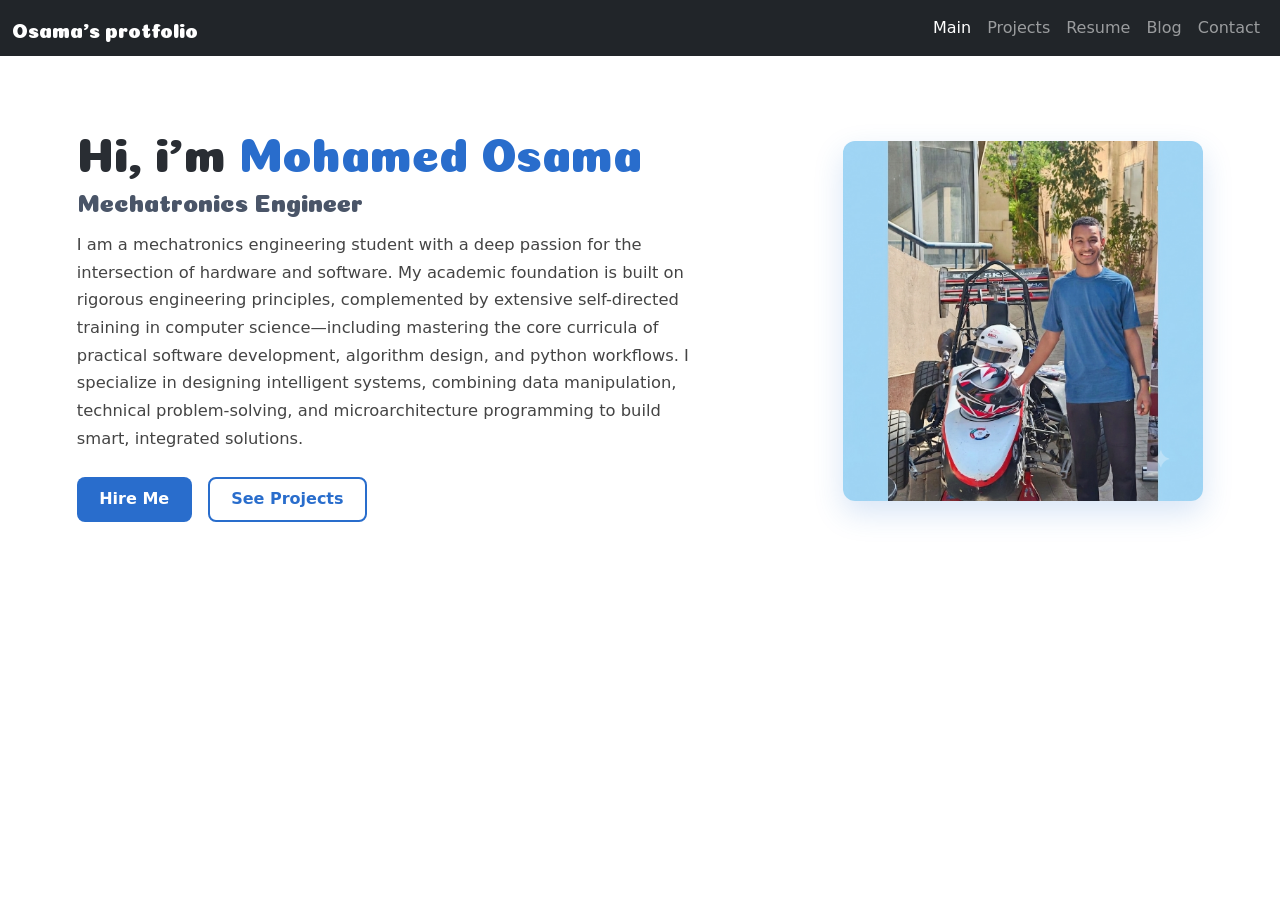
<file: index.html>
<!DOCTYPE html>

<html lang="en">

    <head>
        <link href="https://cdn.jsdelivr.net/npm/bootstrap@5.3.8/dist/css/bootstrap.min.css" rel="stylesheet" integrity="sha384-sRIl4kxILFvY47J16cr9ZwB07vP4J8+LH7qKQnuqkuIAvNWLzeN8tE5YBujZqJLB" crossorigin="anonymous">
        <script src="https://cdn.jsdelivr.net/npm/bootstrap@5.3.8/dist/js/bootstrap.bundle.min.js" integrity="sha384-FKyoEForCGlyvwx9Hj09JcYn3nv7wiPVlz7YYwJrWVcXK/BmnVDxM+D2scQbITxI" crossorigin="anonymous"></script>
        <link href="https://fonts.googleapis.com/css2?family=Coiny&display=swap" rel="stylesheet">
        <link href="styles.css" rel="stylesheet">
        <meta name="viewport" content="width=device-width, initial-scale=1.0">
        <meta charset="utf-8">
        <meta property="og:title" content="Mohamed Osama portfolio">
        <meta property="og:image" content="Robotics.jpg">

        <title>Mohamed Osama's portfolio</title>
    </head>

    <body>
        <nav class="navbar navbar-expand-lg navbar-dark bg-dark">
            <div class="container-fluid">
                <!--Page name-->
                <a class="navbar-brand" href="index.html">Osama's protfolio</a>

                <!--Navbar button-->
                <button class="navbar-toggler" type="button" data-bs-toggle="collapse" data-bs-target="#navbarNav" aria-controls="navbarNav" aria-expanded="false" aria-label="Toggle navigation">
                <span class="navbar-toggler-icon"></span>
                </button>

                <!--Links of navbar elements-->
                <div class="collapse navbar-collapse" id="navbarNav">
                <ul class="navbar-nav ms-auto mb-2 mb-lg-0">
                    <li class="nav-item">
                    <a class="nav-link active" aria-current="page" href="index.html">Main</a>
                    </li>
                    <li class="nav-item">
                    <a class="nav-link" href="projects.html">Projects</a>
                    </li>
                    <li class="nav-item">
                    <a class="nav-link" href="resume.html">Resume</a>
                    </li>
                    <li class="nav-item">
                    <a class="nav-link" href="blog.html">Blog</a>
                    </li>
                    <li class="nav-item">
                    <a class="nav-link" href="contact.html">Contact</a>
                    </li>
                </ul>
                </div>
            </div>
            </nav>

        <section class="hero-section">

                <div class="hero-container">
                <h1>Hi, i'm <span class="highlight-name">Mohamed Osama</span></h1>

                <h2 id="title">Mechatronics Engineer</h2>

                <p id="description">I am a mechatronics engineering student with a deep passion for the intersection of hardware and software. My academic foundation is built on rigorous engineering principles, complemented by extensive self-directed training in computer science—including mastering the core curricula of practical software development, algorithm design, and python workflows. I specialize in designing intelligent systems, combining data manipulation, technical problem-solving, and microarchitecture programming to build smart, integrated solutions.</p>

                <div class="button-group">
                    <button onclick="window.location.href='contact.html';" class="btn btn-solid">Hire Me</button>
                    <button onclick="window.location.href='projects.html';" class="btn btn-outline">See Projects</button>
                </div>
            </div>

            <div>
                <img alt="Mohamed Osama's photo" id="my-image" src="1786102265286.png">
            </div>

        </section>

    </body>
</html>
</file>
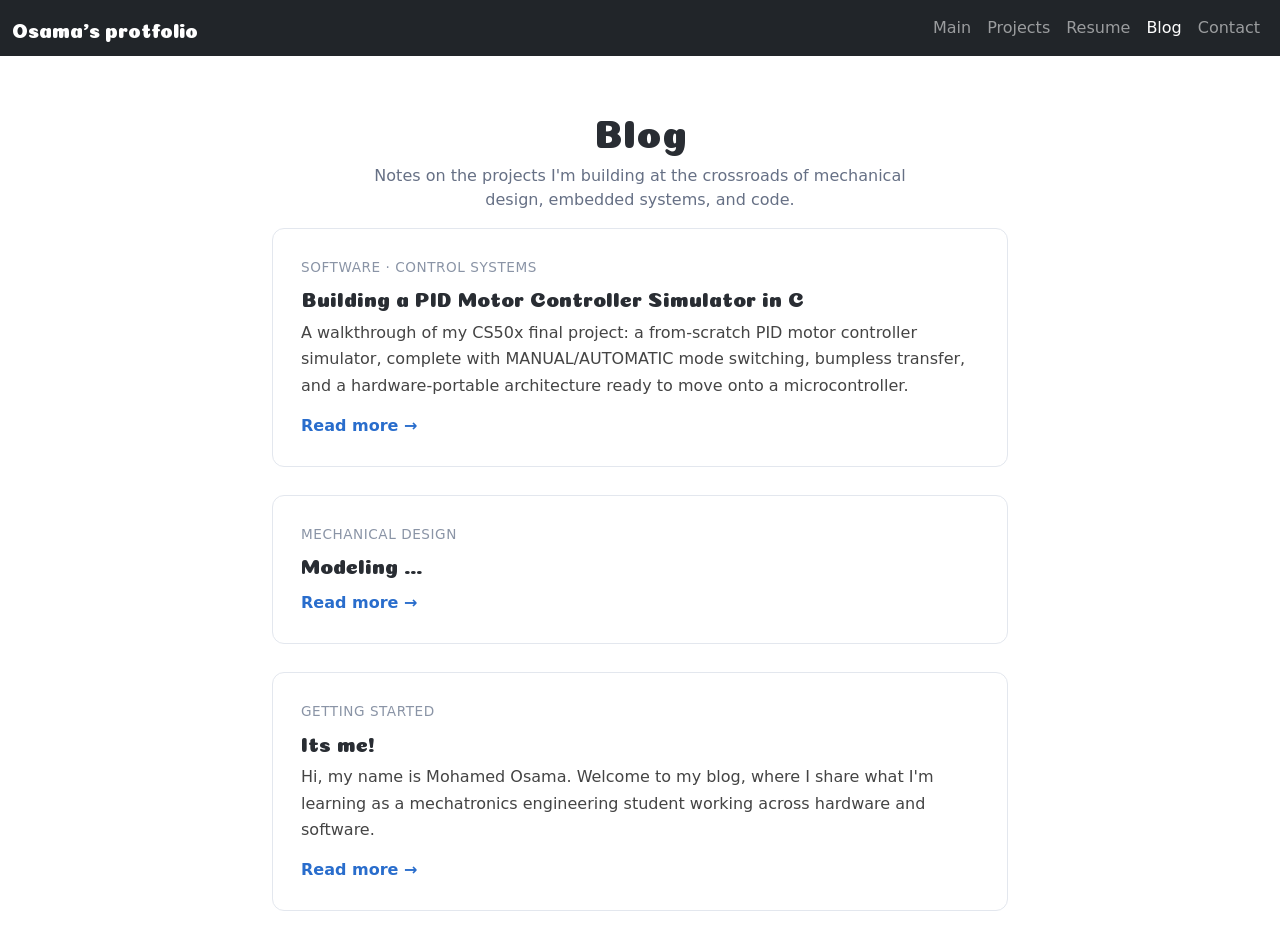
<file: blog.html>
<!DOCTYPE html>

<html lang="en">

    <head>
        <link href="https://cdn.jsdelivr.net/npm/bootstrap@5.3.8/dist/css/bootstrap.min.css" rel="stylesheet" integrity="sha384-sRIl4kxILFvY47J16cr9ZwB07vP4J8+LH7qKQnuqkuIAvNWLzeN8tE5YBujZqJLB" crossorigin="anonymous">
        <script src="https://cdn.jsdelivr.net/npm/bootstrap@5.3.8/dist/js/bootstrap.bundle.min.js" integrity="sha384-FKyoEForCGlyvwx9Hj09JcYn3nv7wiPVlz7YYwJrWVcXK/BmnVDxM+D2scQbITxI" crossorigin="anonymous"></script>
        <link href="https://fonts.googleapis.com/css2?family=Coiny&display=swap" rel="stylesheet">
        <link href="styles.css" rel="stylesheet">
        <meta name="viewport" content="width=device-width, initial-scale=1.0">
        <meta charset="utf-8">
        <meta property="og:title" content="Mohamed Osama portfolio">
        <meta property="og:image" content="Robotics.jpg">

        <title>Mohamed Osama's portfolio</title>
    </head>

    <body>
                <nav class="navbar navbar-expand-lg navbar-dark bg-dark">
        <div class="container-fluid">
            <!--Page name-->
            <a class="navbar-brand" href="index.html">Osama's protfolio</a>

            <!--Navbar button-->
            <button class="navbar-toggler" type="button" data-bs-toggle="collapse" data-bs-target="#navbarNav" aria-controls="navbarNav" aria-expanded="false" aria-label="Toggle navigation">
            <span class="navbar-toggler-icon"></span>
            </button>

            <!--Links of navbar elements-->
            <div class="collapse navbar-collapse" id="navbarNav">
            <ul class="navbar-nav ms-auto mb-2 mb-lg-0">
                <li class="nav-item">
                <a class="nav-link " href="index.html">Main</a>
                </li>
                <li class="nav-item">
                <a class="nav-link" href="projects.html">Projects</a>
                </li>
                <li class="nav-item">
                <a class="nav-link" href="resume.html">Resume</a>
                </li>
                <li class="nav-item">
                <a class="nav-link active" aria-current="page" href="blog.html">Blog</a>
                </li>
                <li class="nav-item">
                <a class="nav-link" href="contact.html">Contact</a>
                </li>
            </ul>
            </div>
        </div>
        </nav>

        <div class="container">

            <div class="blog-header">
                <h1>Blog</h1>
                <p>Notes on the projects I'm building at the crossroads of mechanical design, embedded systems, and code.</p>
            </div>

            <div class="row justify-content-center">
                <div class="col-lg-8">

                    <!-- Replace the content below with your own posts as you write them -->
                    <article class="blog-post">
                        <div class="post-meta">Software &middot; Control Systems</div>
                        <h3>Building a PID Motor Controller Simulator in C</h3>
                        <p class="excerpt">A walkthrough of my CS50x final project: a from-scratch PID motor controller simulator, complete with MANUAL/AUTOMATIC mode switching, bumpless transfer, and a hardware-portable architecture ready to move onto a microcontroller.</p>
                        <a href="#" class="read-more">Read more &rarr;</a>
                    </article>

                    <article class="blog-post">
                        <div class="post-meta">Mechanical Design</div>
                        <h3>Modeling ...</h3>
                        <p class="excerpt"></p>
                        <a href="#" class="read-more">Read more &rarr;</a>
                    </article>

                    <article class="blog-post">
                        <div class="post-meta">Getting Started</div>
                        <h3>Its me!</h3>
                        <p class="excerpt">Hi, my name is Mohamed Osama. Welcome to my blog, where I share what I'm learning as a mechatronics engineering student working across hardware and software.</p>
                        <a href="#" class="read-more">Read more &rarr;</a>
                    </article>

                </div>
            </div>

        </div>

    </body>
</html>
</file>
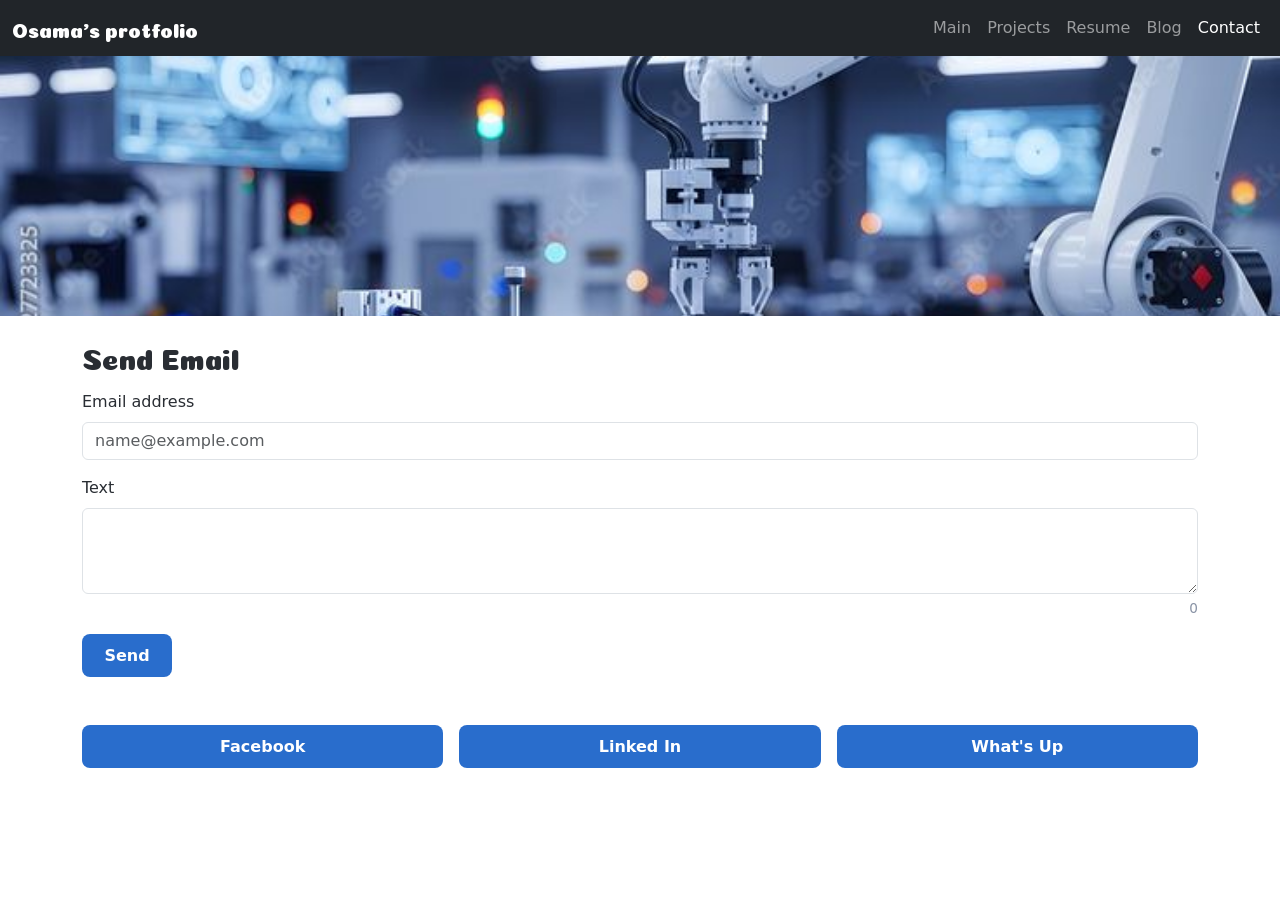
<file: contact.html>
<!DOCTYPE html>

<html lang="en">

    <head>
        <link href="https://cdn.jsdelivr.net/npm/bootstrap@5.3.8/dist/css/bootstrap.min.css" rel="stylesheet" integrity="sha384-sRIl4kxILFvY47J16cr9ZwB07vP4J8+LH7qKQnuqkuIAvNWLzeN8tE5YBujZqJLB" crossorigin="anonymous">
        <script src="https://cdn.jsdelivr.net/npm/bootstrap@5.3.8/dist/js/bootstrap.bundle.min.js" integrity="sha384-FKyoEForCGlyvwx9Hj09JcYn3nv7wiPVlz7YYwJrWVcXK/BmnVDxM+D2scQbITxI" crossorigin="anonymous"></script>
        <link href="https://fonts.googleapis.com/css2?family=Coiny&display=swap" rel="stylesheet">
        <link href="styles.css" rel="stylesheet">
        <meta name="viewport" content="width=device-width, initial-scale=1.0">
        <meta charset="utf-8">
        <meta property="og:title" content="Mohamed Osama portfolio">
        <meta property="og:image" content="Robotics.jpg">

        <script>

            document.addEventListener('DOMContentLoaded', function(){

                const msgArea = document.getElementById('message');
                const countSpan = document.getElementById('char-count');

                msgArea.addEventListener('input', () => {
                    countSpan.textContent = msgArea.value.length;
                });
            });

        </script>

        <title>Mohamed Osama's portfolio</title>
    </head>

    <body>
        <nav class="navbar navbar-expand-lg navbar-dark bg-dark">
            <div class="container-fluid">
            <!--Page name-->
                <a class="navbar-brand" href="index.html">Osama's protfolio</a>

            <!--Navbar button-->
                <button class="navbar-toggler" type="button" data-bs-toggle="collapse" data-bs-target="#navbarNav" aria-controls="navbarNav" aria-expanded="false" aria-label="Toggle navigation">
                    <span class="navbar-toggler-icon"></span>
                </button>

            <!--Links of navbar elements-->
                <div class="collapse navbar-collapse" id="navbarNav">
                    <ul class="navbar-nav ms-auto mb-2 mb-lg-0">
                        <li class="nav-item">
                            <a class="nav-link" href="index.html">Main</a>
                        </li>
                        <li class="nav-item">
                            <a class="nav-link" href="projects.html">Projects</a>
                        </li>
                        <li class="nav-item">
                            <a class="nav-link" href="resume.html">Resume</a>
                        </li>
                        <li class="nav-item">
                            <a class="nav-link" href="blog.html">Blog</a>
                        </li>
                        <li class="nav-item">
                            <a class="nav-link active" aria-current="page" href="contact.html">Contact</a>
                        </li>
                    </ul>
                </div>
            </div>
        </nav>

        <div class="banner">
            <img src="robotic-arm-image.jpeg" class="img-fluid banner-img" alt="get in touch">
        </div>

        <div class="container">

            <h3 class="mt-4" style="font-family: 'Coiny'; color: #292D33;">Send Email</h3>

            <!--
                This form submits directly to your inbox via FormSubmit.co — a free
                service that needs no backend or API key. The first time someone
                submits it, FormSubmit will send *you* a one-click confirmation
                email to activate delivery to mohamed.osama.m0.070@gmail.com.
                After that, every submission lands straight in your inbox.
            -->
            <form action="https://formsubmit.co/mohamed.osama.m0.070@gmail.com" method="POST">

                <!-- FormSubmit configuration -->
                <input type="hidden" name="_subject" value="New message from your portfolio site">
                <input type="hidden" name="_template" value="table">
                <input type="hidden" name="_captcha" value="true">
                <!-- Honeypot field to cut down on spam bots -->
                <input type="text" name="_honey" style="display:none">

                <div class="my-3">
                    <label for="email" class="form-label">Email address</label>
                    <input type="email" class="form-control" id="email" name="email" placeholder="name@example.com" required>
                </div>
                <div class="my-3">
                    <label for="message" class="form-label">Text</label>
                    <textarea class="form-control" id="message" name="message" rows="3" maxlength="250" required></textarea>
                    <div id="char-count">0</div>
                </div>
                <button class="btn btn-solid" type="submit">Send</button>
            </form>
        </div>

        <div class="container mt-5">

            <div class="row row-cols-1 row-cols-md-3 g-3">

                <div class="col">
                    <a href="https://www.facebook.com/mody.osama.1238" class="btn btn-solid w-100">Facebook</a>
                </div>

                <div class="col">
                    <a href="https://www.linkedin.com/in/mohamed-osama-5125a8413/" class="btn btn-solid w-100">Linked In</a>
                </div>

                <div class="col">
                    <a href="https://wa.me/201063779708" class="btn btn-solid w-100">What's Up</a>
                </div>

            </div>

        </div>

    </body>
</html>
</file>
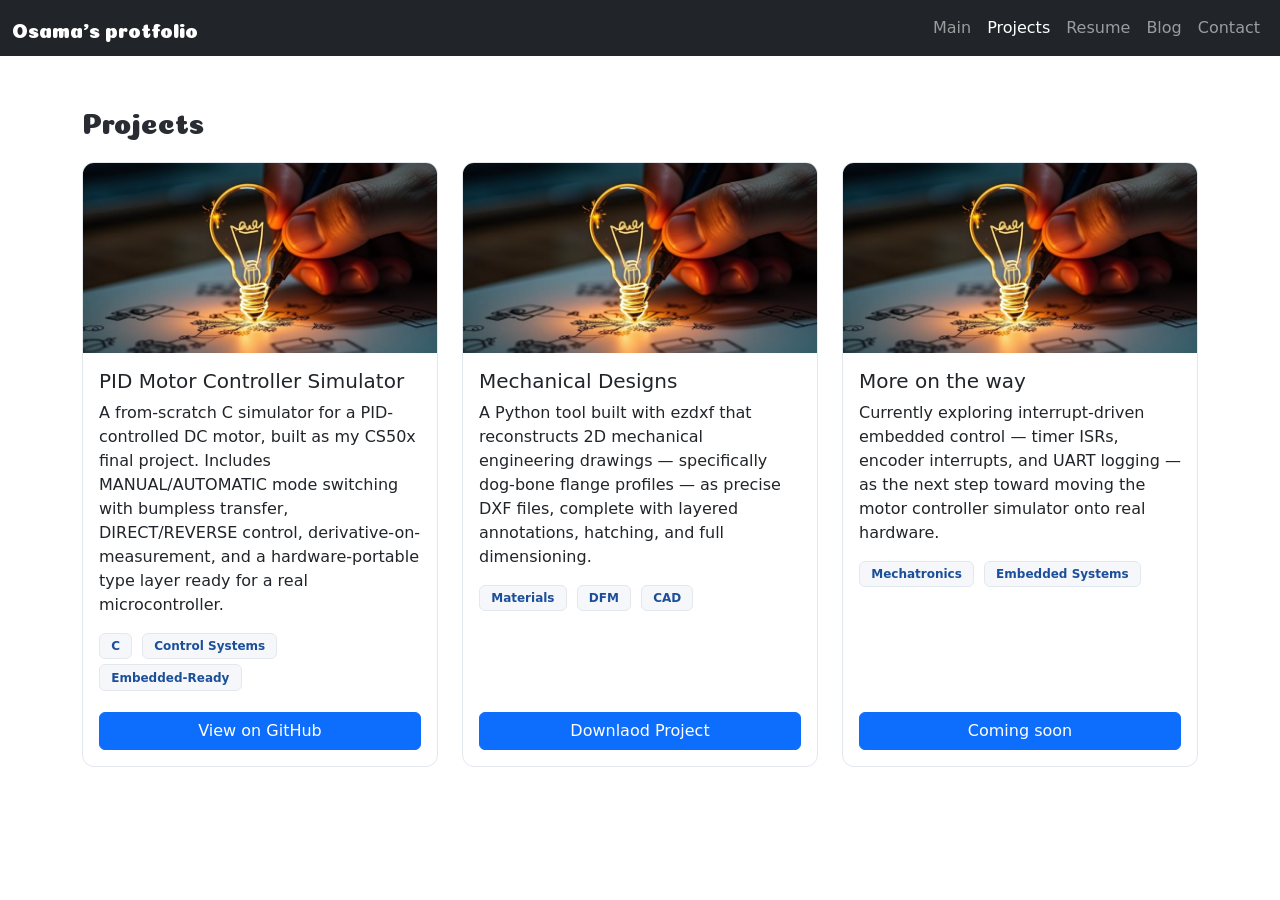
<file: projects.html>
<!DOCTYPE html>

<html lang="en">

    <head>
        <link href="https://cdn.jsdelivr.net/npm/bootstrap@5.3.8/dist/css/bootstrap.min.css" rel="stylesheet" integrity="sha384-sRIl4kxILFvY47J16cr9ZwB07vP4J8+LH7qKQnuqkuIAvNWLzeN8tE5YBujZqJLB" crossorigin="anonymous">
        <script src="https://cdn.jsdelivr.net/npm/bootstrap@5.3.8/dist/js/bootstrap.bundle.min.js" integrity="sha384-FKyoEForCGlyvwx9Hj09JcYn3nv7wiPVlz7YYwJrWVcXK/BmnVDxM+D2scQbITxI" crossorigin="anonymous"></script>
        <link href="https://fonts.googleapis.com/css2?family=Coiny&display=swap" rel="stylesheet">
        <link href="styles.css" rel="stylesheet">
        <meta name="viewport" content="width=device-width, initial-scale=1.0">
        <meta charset="utf-8">
        <meta property="og:title" content="Mohamed Osama portfolio">
        <meta property="og:image" content="Robotics.jpg">

        <title>Mohamed Osama's portfolio</title>
    </head>

    <body>
        <nav class="navbar navbar-expand-lg navbar-dark bg-dark">
            <div class="container-fluid">
                <!--Page name-->
                <a class="navbar-brand" href="index.html">Osama's protfolio</a>

                <!--Navbar button-->
                <button class="navbar-toggler" type="button" data-bs-toggle="collapse" data-bs-target="#navbarNav" aria-controls="navbarNav" aria-expanded="false" aria-label="Toggle navigation">
                <span class="navbar-toggler-icon"></span>
                </button>

                <!--Links of navbar elements-->
                <div class="collapse navbar-collapse" id="navbarNav">
                <ul class="navbar-nav ms-auto mb-2 mb-lg-0">
                    <li class="nav-item">
                    <a class="nav-link" href="index.html">Main</a>
                    </li>
                    <li class="nav-item">
                    <a class="nav-link active" aria-current="page" href="projects.html">Projects</a>
                    </li>
                    <li class="nav-item">
                    <a class="nav-link" href="resume.html">Resume</a>
                    </li>
                    <li class="nav-item">
                    <a class="nav-link" href="blog.html">Blog</a>
                    </li>
                    <li class="nav-item">
                    <a class="nav-link" href="contact.html">Contact</a>
                    </li>
                </ul>
                </div>
            </div>
            </nav>

            <div class="container mt-5 mb-5">
                <h3 class="mb-4" style="font-family: 'Coiny'; color: #292D33;">Projects</h3>

                <div class="row row-cols-1 row-cols-sm-2 row-cols-lg-3 g-4">

                    <div class="col">
                        <div class="card h-100">
                            <img src="project.jpeg" class="card-img-top" alt="PID Motor Controller Simulator">
                            <div class="card-body d-flex flex-column">
                                <h5 class="card-title">PID Motor Controller Simulator</h5>
                                <p class="card-text">A from-scratch C simulator for a PID-controlled DC motor, built as my CS50x final project. Includes MANUAL/AUTOMATIC mode switching with bumpless transfer, DIRECT/REVERSE control, derivative-on-measurement, and a hardware-portable type layer ready for a real microcontroller.</p>
                                <div class="project-tags mb-3">
                                    <span class="badge">C</span>
                                    <span class="badge">Control Systems</span>
                                    <span class="badge">Embedded-Ready</span>
                                </div>
                                <a href="#" class="btn btn-primary mt-auto">View on GitHub</a>
                            </div>
                        </div>
                    </div>

                    <div class="col">
                        <div class="card h-100">
                            <img src="project.jpeg" class="card-img-top" alt="DXF Flange Reconstruction">
                            <div class="card-body d-flex flex-column">
                                <h5 class="card-title">Mechanical Designs</h5>
                                <p class="card-text">A Python tool built with ezdxf that reconstructs 2D mechanical engineering drawings — specifically dog-bone flange profiles — as precise DXF files, complete with layered annotations, hatching, and full dimensioning.</p>
                                <div class="project-tags mb-3">
                                    <span class="badge">Materials</span>
                                    <span class="badge">DFM</span>
                                    <span class="badge">CAD</span>
                                </div>
                                <a href="#" class="btn btn-primary mt-auto">Downlaod Project</a>
                            </div>
                        </div>
                    </div>

                    <div class="col">
                        <div class="card h-100">
                            <img src="project.jpeg" class="card-img-top" alt="Upcoming project">
                            <div class="card-body d-flex flex-column">
                                <h5 class="card-title">More on the way</h5>
                                <p class="card-text">Currently exploring interrupt-driven embedded control — timer ISRs, encoder interrupts, and UART logging — as the next step toward moving the motor controller simulator onto real hardware.</p>
                                <div class="project-tags mb-3">
                                    <span class="badge">Mechatronics</span>
                                    <span class="badge">Embedded Systems</span>
                                </div>
                                <a href="#" class="btn btn-primary mt-auto">Coming soon</a>
                            </div>
                        </div>
                    </div>

                </div>
            </div>

    </body>
</html>
</file>
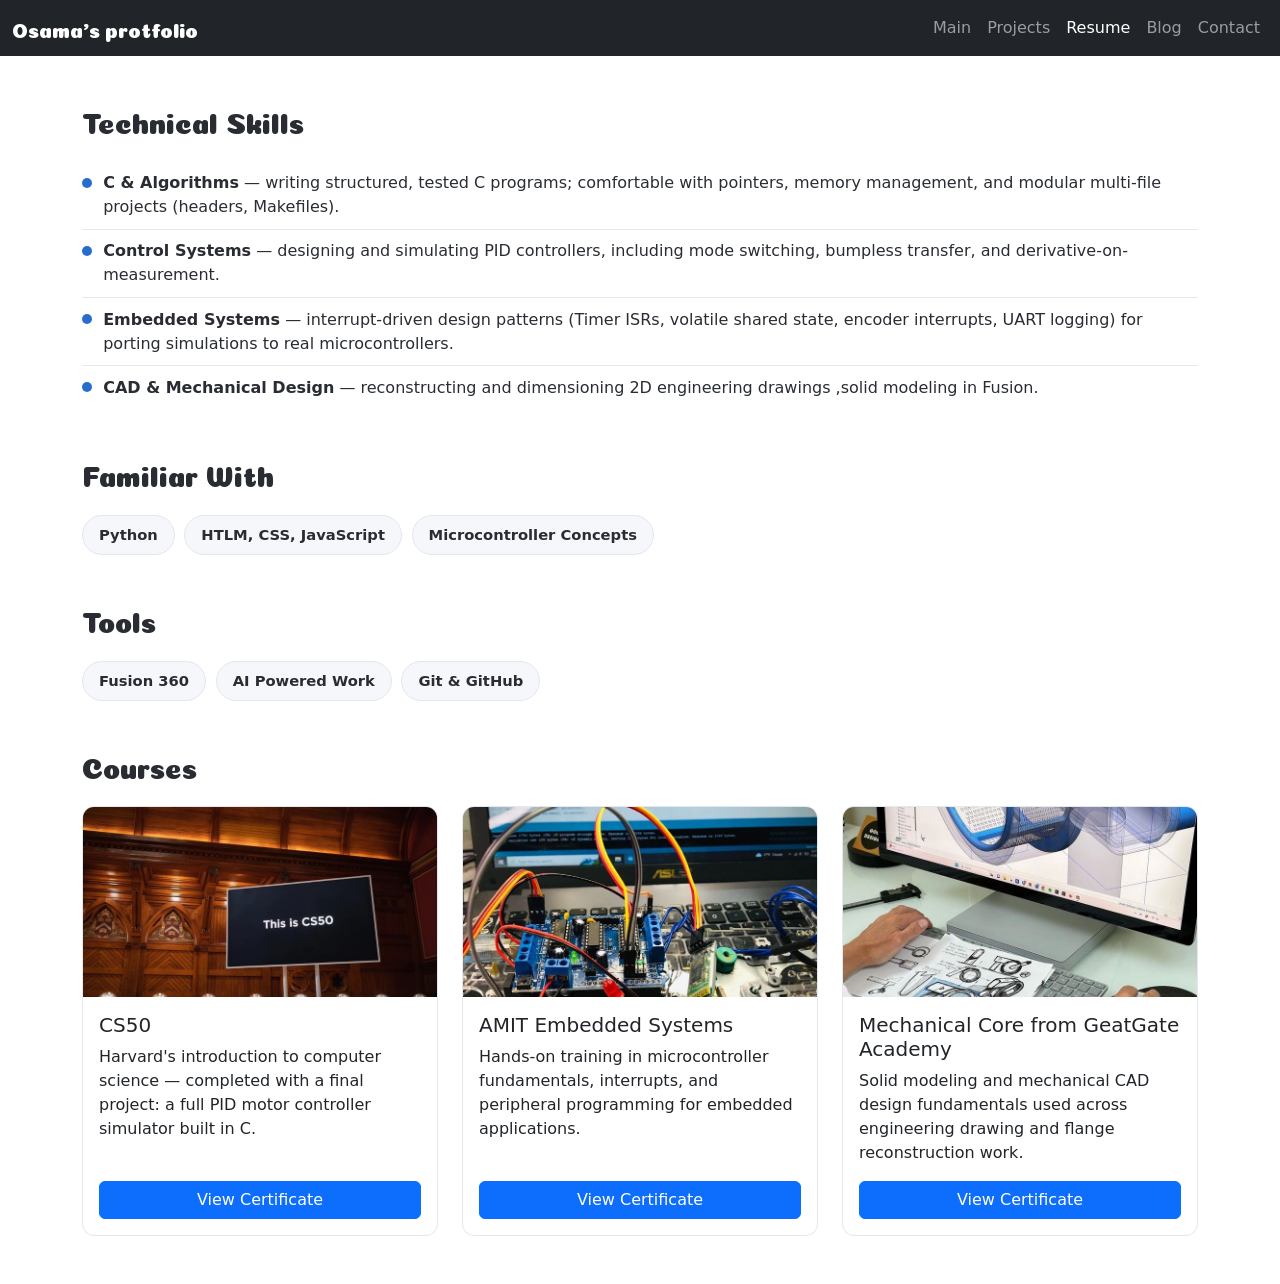
<file: resume.html>
<!DOCTYPE html>

<html lang="en">

    <head>
        <link href="https://cdn.jsdelivr.net/npm/bootstrap@5.3.8/dist/css/bootstrap.min.css" rel="stylesheet" integrity="sha384-sRIl4kxILFvY47J16cr9ZwB07vP4J8+LH7qKQnuqkuIAvNWLzeN8tE5YBujZqJLB" crossorigin="anonymous">
        <script src="https://cdn.jsdelivr.net/npm/bootstrap@5.3.8/dist/js/bootstrap.bundle.min.js" integrity="sha384-FKyoEForCGlyvwx9Hj09JcYn3nv7wiPVlz7YYwJrWVcXK/BmnVDxM+D2scQbITxI" crossorigin="anonymous"></script>
        <link href="https://fonts.googleapis.com/css2?family=Coiny&display=swap" rel="stylesheet">
        <link href="styles.css" rel="stylesheet">
        <meta name="viewport" content="width=device-width, initial-scale=1.0">
        <meta charset="utf-8">
        <meta property="og:title" content="Mohamed Osama portfolio">
        <meta property="og:image" content="Robotics.jpg">

        <title>Mohamed Osama's portfolio</title>
    </head>

    <body>
                <nav class="navbar navbar-expand-lg navbar-dark bg-dark">
        <div class="container-fluid">
            <!--Page name-->
            <a class="navbar-brand" href="index.html">Osama's protfolio</a>

            <!--Navbar button-->
            <button class="navbar-toggler" type="button" data-bs-toggle="collapse" data-bs-target="#navbarNav" aria-controls="navbarNav" aria-expanded="false" aria-label="Toggle navigation">
            <span class="navbar-toggler-icon"></span>
            </button>

            <!--Links of navbar elements-->
            <div class="collapse navbar-collapse" id="navbarNav">
            <ul class="navbar-nav ms-auto mb-2 mb-lg-0">
                <li class="nav-item">
                <a class="nav-link " href="index.html">Main</a>
                </li>
                <li class="nav-item">
                <a class="nav-link" href="projects.html">Projects</a>
                </li>
                <li class="nav-item">
                <a class="nav-link active" aria-current="page" href="resume.html">Resume</a>
                </li>
                <li class="nav-item">
                <a class="nav-link" href="blog.html">Blog</a>
                </li>
                <li class="nav-item">
                <a class="nav-link" href="contact.html">Contact</a>
                </li>
            </ul>
            </div>
        </div>
        </nav>

        <!--Core skills-->
        <div class="container mt-5">
            <h3 class="mb-4" style="font-family: 'Coiny'; color: #292D33;">Technical Skills</h3>

            <ul class="skills-list">
                <li>
                    <span class="dot"></span>
                    <div>
                        <strong>C &amp; Algorithms</strong> — writing structured, tested C programs; comfortable with pointers, memory management, and modular multi-file projects (headers, Makefiles).
                    </div>
                </li>
                <li>
                    <span class="dot"></span>
                    <div>
                        <strong>Control Systems</strong> — designing and simulating PID controllers, including mode switching, bumpless transfer, and derivative-on-measurement.
                    </div>
                </li>
                <li>
                    <span class="dot"></span>
                    <div>
                        <strong>Embedded Systems</strong> — interrupt-driven design patterns (Timer ISRs, volatile shared state, encoder interrupts, UART logging) for porting simulations to real microcontrollers.
                    </div>
                </li>
                <li>
                    <span class="dot"></span>
                    <div>
                        <strong>CAD &amp; Mechanical Design</strong> — reconstructing and dimensioning 2D engineering drawings ,solid modeling in Fusion.
                    </div>
                </li>
            </ul>
        </div>

        <!--Familiar with-->
        <div class="container mt-5">
            <h3 class="mb-4" style="font-family: 'Coiny'; color: #292D33;">Familiar With</h3>
            <div class="familiar-with">
                <span class="pill">Python</span>
                <span class="pill">HTLM, CSS, JavaScript</span>
                <span class="pill">Microcontroller Concepts</span>
            </div>
        </div>

        <!--Tools-->
        <div class="container mt-5">
            <h3 class="mb-4" style="font-family: 'Coiny'; color: #292D33;">Tools</h3>
            <div class="familiar-with">
                <span class="pill">Fusion 360</span>
                <span class="pill">AI Powered Work</span>
                <span class="pill">Git &amp; GitHub</span>
            </div>
        </div>


        <!--Cards container-->
        <div class="container mt-5 mb-5">

            <h3 class="mb-4" style="font-family: 'Coiny'; color: #292D33;">Courses</h3>

            <!--custmize num of row based on size of the screen-->
            <div class="row row-cols-1 row-cols-sm-2 row-cols-md-3 g-4">

                <div class="col">

                    <!--Cs50 card-->
                    <div class="card h-100">
                        <img src="this-is-cs50.jpeg" class="card-img-top card-img-custom" alt="cs50">
                        <div class="card-body d-flex flex-column">
                            <h5 class="card-title">CS50</h5>
                            <p class="card-text">Harvard's introduction to computer science — completed with a final project: a full PID motor controller simulator built in C.</p>
                            <a href="https://courses.edx.org/certificates/c7e05adc68684f329fcf078f309dc124" class="btn btn-primary mt-auto">View Certificate</a>
                        </div>
                    </div>

                </div>

                <div class="col">

                    <!--Embedded Systems card-->
                    <div class="card h-100">
                        <img src="embedded-systems.jpeg" class="card-img-top card-img-custom" alt="embedded systems">
                        <div class="card-body d-flex flex-column">
                            <h5 class="card-title">AMIT Embedded Systems</h5>
                            <p class="card-text">Hands-on training in microcontroller fundamentals, interrupts, and peripheral programming for embedded applications.</p>
                            <a href="Link of the soft copy certificate" class="btn btn-primary mt-auto">View Certificate</a>
                        </div>
                    </div>

                </div>

                <div class="col">

                    <!--Mechanical Knowledge card-->
                    <div class="card h-100">
                        <img src="solid-works.jpeg" class="card-img-top card-img-custom" alt="Solid Works">
                        <div class="card-body d-flex flex-column">
                            <h5 class="card-title">Mechanical Core from GeatGate Academy</h5>
                            <p class="card-text">Solid modeling and mechanical CAD design fundamentals used across engineering drawing and flange reconstruction work.</p>
                            <a href="#" class="btn btn-primary mt-auto">View Certificate</a>
                        </div>
                    </div>

                </div>

            </div>

        </div>

    </body>
</html>
</file>
<file: styles.css>
/* ==========================================================================
   Mohamed Osama — Portfolio Styles
   ========================================================================== */

:root {
  --ink: #292D33;
  --accent: #296DCC;
  --accent-dark: #1c4f99;
  --bg-soft: #f5f7fa;
  --border-soft: #e3e7ee;
  --radius: 12px;
}

body {
  font-family: 'Segoe UI', system-ui, -apple-system, sans-serif;
  color: var(--ink);
}

h1, h2, h3, h4, .navbar-brand {
  font-family: 'Coiny', sans-serif;
}

a {
  text-decoration: none;
}

/* ---------- Buttons ---------- */
.btn-solid {
  background-color: var(--accent);
  color: #fff;
  border: none;
  font-weight: 600;
  padding: 0.6rem 1.4rem;
  border-radius: 8px;
  transition: background-color 0.2s ease, transform 0.15s ease;
}
.btn-solid:hover {
  background-color: var(--accent-dark);
  color: #fff;
  transform: translateY(-2px);
}
.btn-outline {
  background-color: transparent;
  color: var(--accent);
  border: 2px solid var(--accent);
  font-weight: 600;
  padding: 0.55rem 1.35rem;
  border-radius: 8px;
  transition: background-color 0.2s ease, color 0.2s ease, transform 0.15s ease;
}
.btn-outline:hover {
  background-color: var(--accent);
  color: #fff;
  transform: translateY(-2px);
}

/* ---------- Hero (index.html) ---------- */
.hero-section {
  display: flex;
  align-items: center;
  justify-content: space-between;
  gap: 2.5rem;
  padding: 4rem 6vw;
  flex-wrap: wrap;
}
.hero-container {
  flex: 1 1 480px;
  max-width: 640px;
}
.hero-container h1 {
  font-size: clamp(1.9rem, 4vw, 2.9rem);
  line-height: 1.25;
}
.highlight-name {
  color: var(--accent);
}
#title {
  font-family: 'Coiny', sans-serif;
  color: #4a5568;
  font-size: clamp(1.1rem, 2.5vw, 1.5rem);
  margin-bottom: 1rem;
}
#description {
  font-size: 1.02rem;
  line-height: 1.7;
  color: #444;
}
.button-group {
  display: flex;
  gap: 1rem;
  flex-wrap: wrap;
  margin-top: 1.5rem;
}
#my-image {
  width: 100%;
  max-width: 360px;
  height: auto;
  border-radius: var(--radius);
  display: block;
  margin: 0 auto;
  box-shadow: 0 12px 30px rgba(41, 109, 204, 0.18);
}

/* ---------- Cards (projects & resume) ---------- */
.card {
  border: 1px solid var(--border-soft);
  border-radius: var(--radius);
  overflow: hidden;
  height: 100%;
  transition: transform 0.2s ease, box-shadow 0.2s ease;
}
.card:hover {
  transform: translateY(-4px);
  box-shadow: 0 10px 24px rgba(0, 0, 0, 0.1);
}
.card-img-top,
.card-img-custom {
  width: 100%;
  height: 190px;
  object-fit: cover;
}
.project-tags .badge {
  background-color: var(--bg-soft);
  color: var(--accent-dark);
  font-weight: 600;
  margin: 0 0.3rem 0.3rem 0;
  padding: 0.4rem 0.7rem;
  border: 1px solid var(--border-soft);
}

/* ---------- "Familiar with" tag pills (resume.html) ---------- */
.familiar-with {
  display: flex;
  flex-wrap: wrap;
  gap: 0.6rem;
}
.familiar-with .pill {
  background-color: var(--bg-soft);
  border: 1px solid var(--border-soft);
  color: var(--ink);
  font-weight: 600;
  padding: 0.5rem 1rem;
  border-radius: 999px;
  font-size: 0.92rem;
}

.skills-list {
  list-style: none;
  padding-left: 0;
  margin: 0;
}
.skills-list li {
  display: flex;
  align-items: flex-start;
  gap: 0.7rem;
  padding: 0.6rem 0;
  border-bottom: 1px solid var(--border-soft);
}
.skills-list li:last-child {
  border-bottom: none;
}
.skills-list .dot {
  flex: none;
  width: 10px;
  height: 10px;
  margin-top: 0.4rem;
  border-radius: 50%;
  background-color: var(--accent);
}

/* ---------- Blog page ---------- */
.blog-header {
  padding: 3rem 0 1rem;
  text-align: center;
}
.blog-header h1 {
  font-size: clamp(1.8rem, 4vw, 2.5rem);
}
.blog-header p {
  color: #667085;
  max-width: 560px;
  margin: 0.75rem auto 0;
}
.blog-post {
  border: 1px solid var(--border-soft);
  border-radius: var(--radius);
  padding: 1.75rem;
  margin-bottom: 1.75rem;
  background-color: #fff;
  transition: box-shadow 0.2s ease, transform 0.2s ease;
}
.blog-post:hover {
  box-shadow: 0 10px 26px rgba(0, 0, 0, 0.08);
  transform: translateY(-2px);
}
.blog-post .post-meta {
  font-size: 0.85rem;
  color: #8a94a6;
  text-transform: uppercase;
  letter-spacing: 0.04em;
  margin-bottom: 0.5rem;
}
.blog-post h3 {
  margin-bottom: 0.6rem;
  font-size: 1.3rem;
}
.blog-post p.excerpt {
  color: #444;
  line-height: 1.65;
  margin-bottom: 0.9rem;
}
.blog-post .read-more {
  color: var(--accent);
  font-weight: 600;
}
.blog-post .read-more:hover {
  text-decoration: underline;
}

/* ---------- Contact page ---------- */
.banner-img {
  width: 100%;
  max-height: 260px;
  object-fit: cover;
}
#char-count {
  font-size: 0.85rem;
  color: #8a94a6;
  text-align: right;
  margin-top: 0.25rem;
}
.form-status {
  margin-top: 1rem;
  font-weight: 600;
}

/* ---------- Responsive breakpoints ---------- */
@media (max-width: 768px) {
  .hero-section {
    padding: 2.5rem 5vw;
    text-align: center;
    justify-content: center;
  }
  .hero-container {
    order: 2;
  }
  .hero-section > div:last-child {
    order: 1;
  }
  .button-group {
    justify-content: center;
  }
  #my-image {
    max-width: 240px;
  }
  .card {
    width: 100% !important;
  }
}

@media (max-width: 576px) {
  .container, .container-fluid {
    padding-left: 1.1rem;
    padding-right: 1.1rem;
  }
  .blog-post {
    padding: 1.25rem;
  }
  .btn-solid, .btn-outline {
    width: 100%;
    text-align: center;
  }
  .button-group {
    flex-direction: column;
  }
}
</file>
